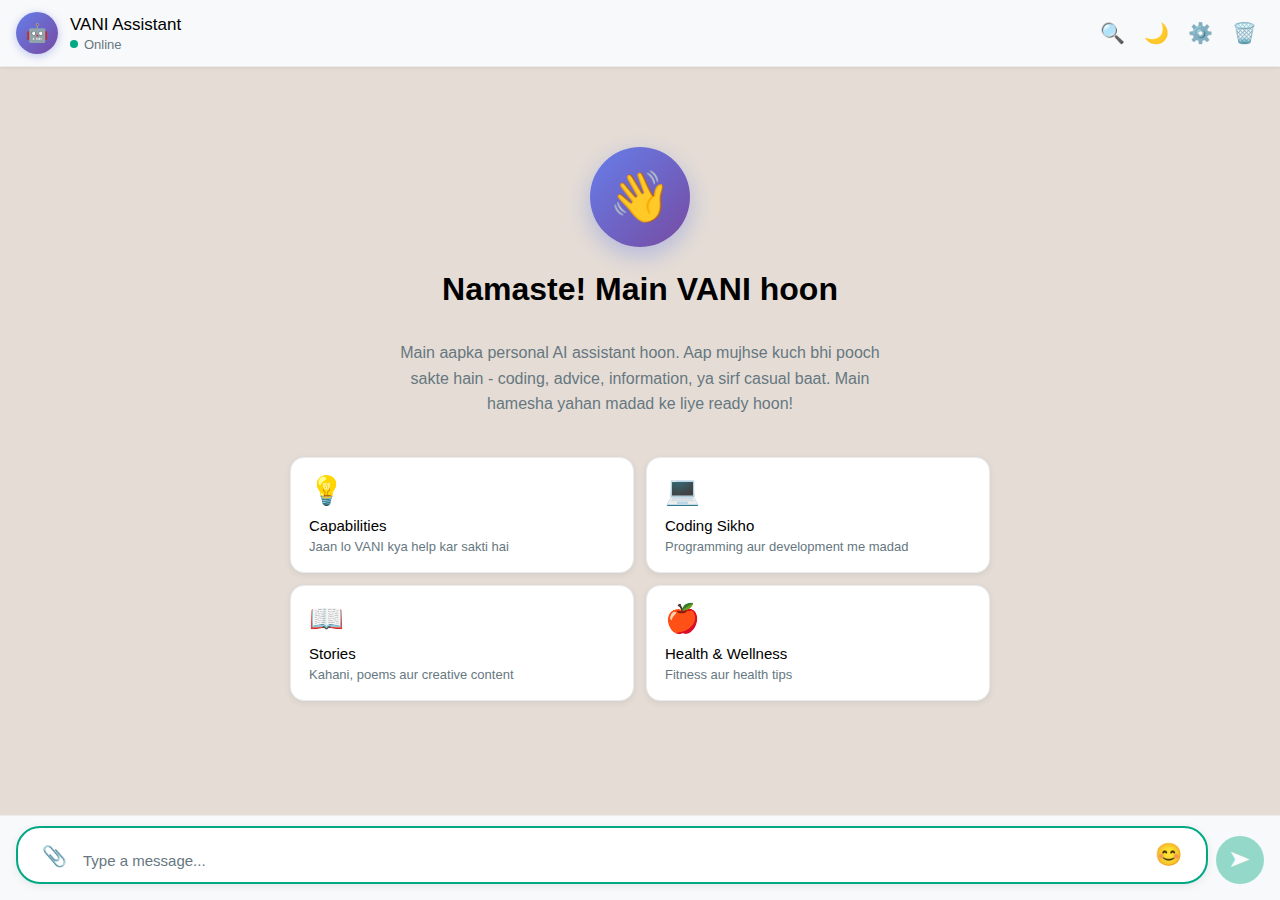
<file: 20251010-002104.html>
<!DOCTYPE html>
<html lang="hi">
<head>
    <meta charset="UTF-8">
    <meta name="viewport" content="width=device-width, initial-scale=1.0">
    <title>AI Chatbot - VANI Assistant</title>
    <style>
        * {
            margin: 0;
            padding: 0;
            box-sizing: border-box;
        }

        :root {
            --bg-primary: #ffffff;
            --bg-secondary: #f8f9fa;
            --bg-chat: #e5ddd5;
            --text-primary: #000000;
            --text-secondary: #667781;
            --user-msg: #dcf8c6;
            --bot-msg: #ffffff;
            --border-color: #e9edef;
            --shadow: rgba(0, 0, 0, 0.08);
            --input-bg: #ffffff;
            --hover-bg: #f0f2f5;
            --accent: #00a884;
            --scroll-thumb: #c4c4c4;
        }

        [data-theme="dark"] {
            --bg-primary: #111b21;
            --bg-secondary: #202c33;
            --bg-chat: #0b141a;
            --text-primary: #e9edef;
            --text-secondary: #8696a0;
            --user-msg: #005c4b;
            --bot-msg: #202c33;
            --border-color: #2a3942;
            --shadow: rgba(0, 0, 0, 0.3);
            --input-bg: #2a3942;
            --hover-bg: #2a3942;
            --accent: #00a884;
            --scroll-thumb: #3b4a54;
        }

        body {
            font-family: 'Segoe UI', 'Helvetica Neue', Arial, sans-serif;
            background: var(--bg-primary);
            color: var(--text-primary);
            height: 100vh;
            display: flex;
            flex-direction: column;
            transition: all 0.3s ease;
            overflow: hidden;
        }

        /* Custom Scrollbar */
        ::-webkit-scrollbar {
            width: 6px;
        }

        ::-webkit-scrollbar-track {
            background: transparent;
        }

        ::-webkit-scrollbar-thumb {
            background: var(--scroll-thumb);
            border-radius: 10px;
        }

        ::-webkit-scrollbar-thumb:hover {
            background: var(--text-secondary);
        }

        /* Header */
        .header {
            background: var(--bg-secondary);
            padding: 12px 16px;
            display: flex;
            align-items: center;
            justify-content: space-between;
            border-bottom: 1px solid var(--border-color);
            box-shadow: 0 1px 3px var(--shadow);
            z-index: 10;
        }

        .header-left {
            display: flex;
            align-items: center;
            gap: 12px;
        }

        .bot-avatar {
            width: 42px;
            height: 42px;
            border-radius: 50%;
            background: linear-gradient(135deg, #667eea 0%, #764ba2 100%);
            display: flex;
            align-items: center;
            justify-content: center;
            color: white;
            font-weight: 600;
            font-size: 18px;
            flex-shrink: 0;
            box-shadow: 0 2px 8px rgba(102, 126, 234, 0.4);
        }

        .bot-info h2 {
            font-size: 17px;
            font-weight: 500;
            margin-bottom: 2px;
        }

        .bot-status {
            font-size: 13px;
            color: var(--text-secondary);
            display: flex;
            align-items: center;
            gap: 6px;
        }

        .status-dot {
            width: 8px;
            height: 8px;
            border-radius: 50%;
            background: #00a884;
            animation: pulse 2s infinite;
        }

        @keyframes pulse {
            0%, 100% { opacity: 1; transform: scale(1); }
            50% { opacity: 0.6; transform: scale(0.9); }
        }

        .header-actions {
            display: flex;
            gap: 4px;
        }

        .icon-btn {
            background: transparent;
            border: none;
            color: var(--text-secondary);
            cursor: pointer;
            padding: 8px;
            border-radius: 50%;
            transition: all 0.2s;
            font-size: 20px;
            width: 40px;
            height: 40px;
            display: flex;
            align-items: center;
            justify-content: center;
        }

        .icon-btn:hover {
            background: var(--hover-bg);
            color: var(--text-primary);
        }

        .icon-btn:active {
            transform: scale(0.95);
        }

        /* Chat Container */
        .chat-container {
            flex: 1;
            overflow-y: auto;
            overflow-x: hidden;
            padding: 20px 8%;
            background: var(--bg-chat);
            display: flex;
            flex-direction: column;
            gap: 8px;
            position: relative;
        }

        /* Welcome Screen */
        .welcome-screen {
            display: flex;
            flex-direction: column;
            align-items: center;
            justify-content: center;
            text-align: center;
            padding: 60px 20px;
            gap: 24px;
            animation: fadeIn 0.5s ease-out;
        }

        @keyframes fadeIn {
            from {
                opacity: 0;
                transform: translateY(20px);
            }
            to {
                opacity: 1;
                transform: translateY(0);
            }
        }

        .welcome-icon {
            width: 100px;
            height: 100px;
            border-radius: 50%;
            background: linear-gradient(135deg, #667eea 0%, #764ba2 100%);
            display: flex;
            align-items: center;
            justify-content: center;
            color: white;
            font-size: 50px;
            box-shadow: 0 8px 24px rgba(102, 126, 234, 0.4);
            animation: float 3s ease-in-out infinite;
        }

        @keyframes float {
            0%, 100% { transform: translateY(0); }
            50% { transform: translateY(-10px); }
        }

        .welcome-screen h1 {
            font-size: 32px;
            font-weight: 600;
            margin-bottom: 8px;
        }

        .welcome-screen p {
            color: var(--text-secondary);
            max-width: 500px;
            font-size: 16px;
            line-height: 1.6;
        }

        .suggestions {
            display: grid;
            grid-template-columns: repeat(auto-fit, minmax(240px, 1fr));
            gap: 12px;
            margin-top: 16px;
            width: 100%;
            max-width: 700px;
        }

        .suggestion-card {
            background: var(--bot-msg);
            border: 1px solid var(--border-color);
            padding: 16px 18px;
            border-radius: 14px;
            cursor: pointer;
            transition: all 0.3s cubic-bezier(0.4, 0, 0.2, 1);
            text-align: left;
            box-shadow: 0 2px 6px var(--shadow);
        }

        .suggestion-card:hover {
            transform: translateY(-4px);
            box-shadow: 0 6px 16px var(--shadow);
            border-color: var(--accent);
            background: var(--hover-bg);
        }

        .suggestion-icon {
            font-size: 28px;
            margin-bottom: 10px;
            display: block;
        }

        .suggestion-title {
            font-size: 15px;
            font-weight: 500;
            margin-bottom: 4px;
            color: var(--text-primary);
        }

        .suggestion-text {
            font-size: 13px;
            color: var(--text-secondary);
            line-height: 1.4;
        }

        /* Messages */
        .message-wrapper {
            display: flex;
            margin-bottom: 4px;
            animation: slideIn 0.4s cubic-bezier(0.4, 0, 0.2, 1);
        }

        @keyframes slideIn {
            from {
                opacity: 0;
                transform: translateY(15px);
            }
            to {
                opacity: 1;
                transform: translateY(0);
            }
        }

        .message-wrapper.user {
            justify-content: flex-end;
        }

        .message-wrapper.bot {
            justify-content: flex-start;
        }

        .message {
            display: flex;
            gap: 8px;
            max-width: 65%;
            align-items: flex-end;
        }

        .message.user {
            flex-direction: row-reverse;
        }

        .message-avatar {
            width: 32px;
            height: 32px;
            border-radius: 50%;
            flex-shrink: 0;
            display: flex;
            align-items: center;
            justify-content: center;
            font-size: 16px;
            font-weight: 600;
            color: white;
            box-shadow: 0 1px 3px var(--shadow);
        }

        .message.bot .message-avatar {
            background: linear-gradient(135deg, #667eea 0%, #764ba2 100%);
        }

        .message.user .message-avatar {
            background: linear-gradient(135deg, #f093fb 0%, #f5576c 100%);
        }

        .message-content-wrapper {
            display: flex;
            flex-direction: column;
            gap: 2px;
        }

        .message-content {
            padding: 8px 12px;
            border-radius: 8px;
            line-height: 1.5;
            word-wrap: break-word;
            font-size: 14.5px;
            position: relative;
            box-shadow: 0 1px 2px var(--shadow);
        }

        .message.bot .message-content {
            background: var(--bot-msg);
            color: var(--text-primary);
            border-top-left-radius: 0;
        }

        .message.user .message-content {
            background: var(--user-msg);
            color: #000000;
            border-top-right-radius: 0;
        }

        .message-time {
            font-size: 11px;
            color: var(--text-secondary);
            padding: 0 4px;
        }

        .message.user .message-time {
            text-align: right;
        }

        /* Typing Indicator */
        .typing-wrapper {
            display: none;
            justify-content: flex-start;
            margin-bottom: 4px;
        }

        .typing-wrapper.active {
            display: flex;
        }

        .typing-indicator {
            display: flex;
            gap: 4px;
            padding: 12px 16px;
            background: var(--bot-msg);
            border-radius: 8px;
            border-top-left-radius: 0;
            box-shadow: 0 1px 2px var(--shadow);
            align-items: center;
        }

        .typing-dot {
            width: 8px;
            height: 8px;
            border-radius: 50%;
            background: var(--text-secondary);
            animation: typing 1.4s infinite;
        }

        .typing-dot:nth-child(2) {
            animation-delay: 0.2s;
        }

        .typing-dot:nth-child(3) {
            animation-delay: 0.4s;
        }

        @keyframes typing {
            0%, 60%, 100% {
                transform: scale(0.8);
                opacity: 0.5;
            }
            30% {
                transform: scale(1.1);
                opacity: 1;
            }
        }

        /* Input Container */
        .input-container {
            padding: 10px 16px 16px;
            background: var(--bg-secondary);
            border-top: 1px solid var(--border-color);
            display: flex;
            gap: 8px;
            align-items: flex-end;
        }

        .input-wrapper {
            flex: 1;
            display: flex;
            align-items: flex-end;
            background: var(--input-bg);
            border: 2px solid transparent;
            border-radius: 24px;
            padding: 10px 16px;
            transition: all 0.2s;
            box-shadow: 0 1px 3px var(--shadow);
        }

        .input-wrapper:focus-within {
            border-color: var(--accent);
            box-shadow: 0 2px 8px var(--shadow);
        }

        .attach-btn {
            background: transparent;
            border: none;
            color: var(--text-secondary);
            cursor: pointer;
            padding: 4px 8px;
            font-size: 20px;
            transition: all 0.2s;
        }

        .attach-btn:hover {
            color: var(--text-primary);
            transform: scale(1.1);
        }

        #messageInput {
            flex: 1;
            border: none;
            outline: none;
            background: transparent;
            color: var(--text-primary);
            font-size: 15px;
            resize: none;
            max-height: 120px;
            font-family: inherit;
            line-height: 1.5;
            padding: 0 8px;
        }

        #messageInput::placeholder {
            color: var(--text-secondary);
        }

        .emoji-btn {
            background: transparent;
            border: none;
            color: var(--text-secondary);
            cursor: pointer;
            padding: 4px 8px;
            font-size: 22px;
            transition: all 0.2s;
        }

        .emoji-btn:hover {
            transform: scale(1.1);
        }

        .send-btn {
            background: var(--accent);
            border: none;
            color: white;
            width: 48px;
            height: 48px;
            border-radius: 50%;
            cursor: pointer;
            display: flex;
            align-items: center;
            justify-content: center;
            font-size: 22px;
            transition: all 0.2s;
            flex-shrink: 0;
            box-shadow: 0 2px 8px rgba(0, 168, 132, 0.3);
        }

        .send-btn:hover:not(:disabled) {
            transform: scale(1.05);
            box-shadow: 0 4px 12px rgba(0, 168, 132, 0.4);
        }

        .send-btn:active:not(:disabled) {
            transform: scale(0.95);
        }

        .send-btn:disabled {
            opacity: 0.4;
            cursor: not-allowed;
            box-shadow: none;
        }

        /* Scroll to Bottom Button */
        .scroll-bottom-btn {
            position: fixed;
            bottom: 90px;
            right: 24px;
            background: var(--accent);
            border: none;
            color: white;
            width: 44px;
            height: 44px;
            border-radius: 50%;
            cursor: pointer;
            display: none;
            align-items: center;
            justify-content: center;
            font-size: 24px;
            box-shadow: 0 4px 12px rgba(0, 168, 132, 0.4);
            transition: all 0.3s;
            z-index: 5;
        }

        .scroll-bottom-btn.show {
            display: flex;
        }

        .scroll-bottom-btn:hover {
            transform: scale(1.1);
            box-shadow: 0 6px 16px rgba(0, 168, 132, 0.5);
        }

        /* Date Separator */
        .date-separator {
            text-align: center;
            margin: 20px 0 12px;
            position: relative;
        }

        .date-separator span {
            background: var(--bg-secondary);
            padding: 6px 16px;
            border-radius: 8px;
            font-size: 12px;
            color: var(--text-secondary);
            box-shadow: 0 1px 3px var(--shadow);
        }

        /* Responsive */
        @media (max-width: 768px) {
            .chat-container {
                padding: 16px 5%;
            }

            .message {
                max-width: 80%;
            }

            .suggestions {
                grid-template-columns: 1fr;
            }

            .welcome-screen h1 {
                font-size: 26px;
            }

            .welcome-icon {
                width: 80px;
                height: 80px;
                font-size: 40px;
            }

            .header h2 {
                font-size: 16px;
            }

            .scroll-bottom-btn {
                bottom: 80px;
                right: 16px;
            }
        }

        .hidden {
            display: none !important;
        }

        /* Message Actions */
        .message-actions {
            display: none;
            position: absolute;
            top: -30px;
            right: 0;
            background: var(--bg-secondary);
            border-radius: 8px;
            padding: 4px;
            box-shadow: 0 2px 8px var(--shadow);
            gap: 2px;
        }

        .message-content-wrapper:hover .message-actions {
            display: flex;
        }

        .action-btn {
            background: transparent;
            border: none;
            color: var(--text-secondary);
            cursor: pointer;
            padding: 6px 8px;
            border-radius: 6px;
            font-size: 16px;
            transition: all 0.2s;
        }

        .action-btn:hover {
            background: var(--hover-bg);
            color: var(--text-primary);
        }
    </style>
</head>
<body data-theme="light">
    <!-- Header -->
    <div class="header">
        <div class="header-left">
            <div class="bot-avatar">🤖</div>
            <div class="bot-info">
                <h2>VANI Assistant</h2>
                <div class="bot-status">
                    <span class="status-dot"></span>
                    <span id="statusText">Online</span>
                </div>
            </div>
        </div>
        <div class="header-actions">
            <button class="icon-btn" id="searchBtn" title="Search">🔍</button>
            <button class="icon-btn" id="themeToggle" title="Theme Toggle">🌙</button>
            <button class="icon-btn" id="settingsBtn" title="Settings">⚙️</button>
            <button class="icon-btn" id="clearChat" title="Clear Chat">🗑️</button>
        </div>
    </div>

    <!-- Chat Container -->
    <div class="chat-container" id="chatContainer">
        <div class="welcome-screen" id="welcomeScreen">
            <div class="welcome-icon">👋</div>
            <h1>Namaste! Main VANI hoon</h1>
            <p>Main aapka personal AI assistant hoon. Aap mujhse kuch bhi pooch sakte hain - coding, advice, information, ya sirf casual baat. Main hamesha yahan madad ke liye ready hoon!</p>
            <div class="suggestions">
                <div class="suggestion-card" data-text="VANI, tum kya kar sakti ho?">
                    <span class="suggestion-icon">💡</span>
                    <div class="suggestion-title">Capabilities</div>
                    <div class="suggestion-text">Jaan lo VANI kya help kar sakti hai</div>
                </div>
                <div class="suggestion-card" data-text="Mujhe Python seekhna hai, kaha se shuru karu?">
                    <span class="suggestion-icon">💻</span>
                    <div class="suggestion-title">Coding Sikho</div>
                    <div class="suggestion-text">Programming aur development me madad</div>
                </div>
                <div class="suggestion-card" data-text="Ek motivational story sunao">
                    <span class="suggestion-icon">📖</span>
                    <div class="suggestion-title">Stories</div>
                    <div class="suggestion-text">Kahani, poems aur creative content</div>
                </div>
                <div class="suggestion-card" data-text="Mujhe ek healthy meal plan suggest karo">
                    <span class="suggestion-icon">🍎</span>
                    <div class="suggestion-title">Health & Wellness</div>
                    <div class="suggestion-text">Fitness aur health tips</div>
                </div>
            </div>
        </div>

        <!-- Typing Indicator -->
        <div class="typing-wrapper" id="typingWrapper">
            <div class="message">
                <div class="message-avatar">🤖</div>
                <div class="typing-indicator">
                    <span class="typing-dot"></span>
                    <span class="typing-dot"></span>
                    <span class="typing-dot"></span>
                </div>
            </div>
        </div>
    </div>

    <!-- Scroll to Bottom Button -->
    <button class="scroll-bottom-btn" id="scrollBottomBtn">⬇</button>

    <!-- Input Container -->
    <div class="input-container">
        <div class="input-wrapper">
            <button class="attach-btn" id="attachBtn" title="Attach File">📎</button>
            <textarea 
                id="messageInput" 
                placeholder="Type a message..." 
                rows="1"
            ></textarea>
            <button class="emoji-btn" id="emojiBtn" title="Emoji">😊</button>
        </div>
        <button class="send-btn" id="sendBtn" disabled title="Send Message">
            ➤
        </button>
    </div>

    <script>
        // ============= CONFIGURATION =============
        const CONFIG = {
            botName: 'VANI',
            maxMessageLength: 5000,
            typingDelay: 1500,
            autoScrollThreshold: 100
        };

        // ============= STATE MANAGEMENT =============
        let chatState = {
            messages: JSON.parse(localStorage.getItem('chatHistory')) || [],
            currentTheme: localStorage.getItem('theme') || 'light',
            isTyping: false
        };

        // ============= DOM ELEMENTS =============
        const elements = {
            body: document.body,
            themeToggle: document.getElementById('themeToggle'),
            chatContainer: document.getElementById('chatContainer'),
            messageInput: document.getElementById('messageInput'),
            sendBtn: document.getElementById('sendBtn'),
            clearChatBtn: document.getElementById('clearChat'),
            welcomeScreen: document.getElementById('welcomeScreen'),
            typingWrapper: document.getElementById('typingWrapper'),
            scrollBottomBtn: document.getElementById('scrollBottomBtn'),
            statusText: document.getElementById('statusText'),
            attachBtn: document.getElementById('attachBtn'),
            emojiBtn: document.getElementById('emojiBtn'),
            searchBtn: document.getElementById('searchBtn'),
            settingsBtn: document.getElementById('settingsBtn')
        };

        // ============= THEME MANAGEMENT =============
        function initTheme() {
            elements.body.setAttribute('data-theme', chatState.currentTheme);
            elements.themeToggle.textContent = chatState.currentTheme === 'light' ? '🌙' : '☀️';
        }

        elements.themeToggle.addEventListener('click', () => {
            chatState.currentTheme = chatState.currentTheme === 'light' ? 'dark' : 'light';
            elements.body.setAttribute('data-theme', chatState.currentTheme);
            elements.themeToggle.textContent = chatState.currentTheme === 'light' ? '🌙' : '☀️';
            localStorage.setItem('theme', chatState.currentTheme);
        });

        // ============= MESSAGE INPUT HANDLING =============
        elements.messageInput.addEventListener('input', function() {
            this.style.height = 'auto';
            this.style.height = Math.min(this.scrollHeight, 120) + 'px';
            elements.sendBtn.disabled = this.value.trim() === '';
        });

        elements.messageInput.addEventListener('keydown', function(e) {
            if (e.key === 'Enter' && !e.shiftKey) {
                e.preventDefault();
                sendMessage();
            }
        });

        elements.sendBtn.addEventListener('click', sendMessage);

        // ============= SUGGESTION CARDS =============
        document.querySelectorAll('.suggestion-card').forEach(card => {
            card.addEventListener('click', function() {
                const text = this.getAttribute('data-text');
                elements.messageInput.value = text;
                elements.messageInput.dispatchEvent(new Event('input'));
                elements.messageInput.focus();
            });
        });

        // ============= SEND MESSAGE =============
        async function sendMessage() {
            const text = elements.messageInput.value.trim();
            if (text === '' || chatState.isTyping) return;

            elements.welcomeScreen.classList.add('hidden');
            
            const userMessage = {
                text: text,
                sender: 'user',
                time: getCurrentTime(),
                timestamp: Date.now()
            };

            addMessageToUI(userMessage);
            chatState.messages.push(userMessage);
            saveChatHistory();

            elements.messageInput.value = '';
            elements.messageInput.style.height = 'auto';
            elements.sendBtn.disabled = true;

            // Show typing indicator
            showTyping();

            try {
                // Call VANI.js or your backend
                const response = await getBotResponse(text);
                
                hideTyping();

                const botMessage = {
                    text: response,
                    sender: 'bot',
                    time: getCurrentTime(),
                    timestamp: Date.now()
                };

                addMessageToUI(botMessage);
                chatState.messages.push(botMessage);
                saveChatHistory();
            } catch (error) {
                hideTyping();
                const errorMessage = {
                    text: 'Sorry, kuch galat ho gaya. Please try again.',
                    sender: 'bot',
                    time: getCurrentTime(),
                    timestamp: Date.now()
                };
                addMessageToUI(errorMessage);
            }
        }

        // ============= ADD MESSAGE TO UI =============
        function addMessageToUI(message) {
            const messageWrapper = document.createElement('div');
            messageWrapper.className = `message-wrapper ${message.sender}`;

            const messageDiv = document.createElement('div');
            messageDiv.className = `message ${message.sender}`;

            const avatar = document.createElement('div');
            avatar.className = 'message-avatar';
            avatar.textContent = message.sender === 'user' ? '👤' : '🤖';

            const contentWrapper = document.createElement('div');
            contentWrapper.className = 'message-content-wrapper';

            const content = document.createElement('div');
            content.className = 'message-content';
            content.textContent = message.text;

            const timeDiv = document.createElement('div');
            timeDiv.className = 'message-time';
            timeDiv.textContent = message.time;

            contentWrapper.appendChild(content);
            contentWrapper.appendChild(timeDiv);

            messageDiv.appendChild(avatar);
            messageDiv.appendChild(contentWrapper);
            messageWrapper.appendChild(messageDiv);

            elements.chatContainer.insertBefore(messageWrapper, elements.typingWrapper);
            
            scrollToBottom();
        }

        // ============= TYPING INDICATOR =============
        function showTyping() {
            chatState.isTyping = true;
            elements.typingWrapper.classList.add('active');
            elements.statusText.textContent = 'Typing...';
            scrollToBottom();
        }

        function hideTyping() {
            chatState.isTyping = false;
            elements.typingWrapper.classList.remove('active');
            elements.statusText.textContent = 'Online';
        }

        // ============= SCROLL MANAGEMENT =============
        function scrollToBottom(smooth = true) {
            setTimeout(() => {
                elements.chatContainer.scrollTo({
                    top: elements.chatContainer.scrollHeight,
                    behavior: smooth ? 'smooth' : 'auto'
                });
            }, 100);
        }

        elements.scrollBottomBtn.addEventListener('click', () => scrollToBottom());

        elements.chatContainer.addEventListener('scroll', () => {
            const scrollTop = elements.chatContainer.scrollTop;
            const scrollHeight = elements.chatContainer.scrollHeight;
            const clientHeight = elements.chatContainer.clientHeight;
            
            if (scrollHeight - scrollTop - clientHeight > CONFIG.autoScrollThreshold) {
                elements.scrollBottomBtn.classList.add('show');
            } else {
                elements.scrollBottomBtn.classList.remove('show');
            }
        });

        // ============= UTILITY FUNCTIONS =============
        function getCurrentTime() {
            const now = new Date();
            return now.toLocaleTimeString('hi-IN', { 
                hour: '2-digit', 
                minute: '2-digit',
                hour12: true 
            });
        }

        function saveChatHistory() {
            localStorage.setItem('chatHistory', JSON.stringify(chatState.messages));
        }

        function loadChatHistory() {
            if (chatState.messages.length > 0) {
                elements.welcomeScreen.classList.add('hidden');
                
                let lastDate = '';
                chatState.messages.forEach(msg => {
                    const msgDate = new Date(msg.timestamp).toLocaleDateString('hi-IN');
                    if (msgDate !== lastDate) {
                        addDateSeparator(msgDate);
                        lastDate = msgDate;
                    }
                    addMessageToUI(msg);
                });
                
                scrollToBottom(false);
            }
        }

        function addDateSeparator(dateStr) {
            const separator = document.createElement('div');
            separator.className = 'date-separator';
            separator.innerHTML = `<span>${dateStr}</span>`;
            elements.chatContainer.insertBefore(separator, elements.typingWrapper);
        }

        // ============= CLEAR CHAT =============
        elements.clearChatBtn.addEventListener('click', () => {
            if (confirm('Kya aap sach me saari chat clear karna chahte hain?')) {
                chatState.messages = [];
                localStorage.removeItem('chatHistory');
                
                const messages = elements.chatContainer.querySelectorAll('.message-wrapper, .date-separator');
                messages.forEach(msg => msg.remove());
                
                elements.welcomeScreen.classList.remove('hidden');
            }
        });

        // ============= VANI.js INTEGRATION =============
        async function getBotResponse(userMessage) {
            // ============================================
            // YAHAN APNA VANI.js CODE INTEGRATE KAREIN
            // ============================================
            
            /* EXAMPLE INTEGRATION:
            
            // Method 1: Direct API Call
            try {
                const response = await fetch('YOUR_VANI_API_ENDPOINT', {
                    method: 'POST',
                    headers: {
                        'Content-Type': 'application/json',
                    },
                    body: JSON.stringify({ message: userMessage })
                });
                const data = await response.json();
                return data.reply;
            } catch (error) {
                console.error('API Error:', error);
                throw error;
            }
            
            // Method 2: If VANI.js is imported as module
            import { VANI } from './vani.js';
            const response = await VANI.getResponse(userMessage);
            return response;
            
            // Method 3: If VANI is global object
            if (window.VANI) {
                const response = await window.VANI.chat(userMessage);
                return response;
            }
            
            */

            // ============================================
            // DEMO RESPONSES (Replace with actual VANI.js)
            // ============================================
            return new Promise((resolve) => {
                setTimeout(() => {
                    const responses = {
                        greetings: [
                            'Namaste! Main VANI hoon. Kaise madad kar sakti hoon?',
                            'Hello! Aap kaise hain? Kya help chahiye?',
                            'Haan bataiye, main sun rahi hoon!'
                        ],
                        coding: [
                            'Coding ek interesting skill hai! Main aapko step by step guide kar sakti hoon. Kis language me interested hain?',
                            'Programming sikhna easy hai agar consistent practice karo. Python se start karna best hai beginners ke liye!',
                            'Main aapko coding concepts explain kar sakti hoon. Kya specific doubt hai?'
                        ],
                        general: [
                            'Yeh ek achha question hai! Let me explain...',
                            'Main samajh gayi. Iske baare me main detail me bata sakti hoon.',
                            'Interesting! Iska answer thoda complex hai, par main simplify kar ke batati hoon.',
                            'Bilkul! Main aapki madad kar sakti hoon is topic me.'
                        ],
                        capabilities: [
                            'Main bahut kuch kar sakti hoon:\n\n✅ Coding me help\n✅ Questions answer\n✅ Creative writing\n✅ Problem solving\n✅ Learning guidance\n✅ General conversation\n\nAap mujhse kuch bhi pooch sakte hain!',
                            'Main ek AI assistant hoon jo aapki har tarah se madad kar sakti hai - chahiye wo study ho, coding ho, ya sirf casual baat. Try karo!'
                        ],
                        thanks: [
                            'Aapka swagat hai! 😊 Kuch aur help chahiye?',
                            'Koi baat nahi! Hamesha khushi hai madad karke. Aur kuch?',
                            'Welcome! Main yahan hoon agar aur help chahiye.'
                        ]
                    };

                    const msg = userMessage.toLowerCase();
                    let response;

                    if (msg.includes('hello') || msg.includes('hi') || msg.includes('namaste') || msg.includes('hey')) {
                        response = responses.greetings[Math.floor(Math.random() * responses.greetings.length)];
                    } else if (msg.includes('vani') && (msg.includes('kya kar') || msg.includes('capabilities') || msg.includes('help'))) {
                        response = responses.capabilities[Math.floor(Math.random() * responses.capabilities.length)];
                    } else if (msg.includes('coding') || msg.includes('program') || msg.includes('python') || msg.includes('javascript')) {
                        response = responses.coding[Math.floor(Math.random() * responses.coding.length)];
                    } else if (msg.includes('thank') || msg.includes('dhanyavad') || msg.includes('shukriya')) {
                        response = responses.thanks[Math.floor(Math.random() * responses.thanks.length)];
                    } else {
                        response = responses.general[Math.floor(Math.random() * responses.general.length)];
                    }

                    resolve(response);
                }, CONFIG.typingDelay);
            });
        }

        // ============= ADDITIONAL FEATURES =============
        
        // Attach Button (File Upload)
        elements.attachBtn.addEventListener('click', () => {
            const input = document.createElement('input');
            input.type = 'file';
            input.accept = 'image/*,.pdf,.doc,.docx,.txt';
            input.onchange = (e) => {
                const file = e.target.files[0];
                if (file) {
                    // Handle file upload here
                    console.log('File selected:', file.name);
                    // You can integrate file processing with VANI.js
                }
            };
            input.click();
        });

        // Emoji Button
        elements.emojiBtn.addEventListener('click', () => {
            const emojis = ['😊', '😂', '❤️', '👍', '🎉', '🔥', '✨', '💯', '🤔', '😎'];
            const emoji = emojis[Math.floor(Math.random() * emojis.length)];
            elements.messageInput.value += emoji;
            elements.messageInput.focus();
            elements.messageInput.dispatchEvent(new Event('input'));
        });

        // Search Button
        elements.searchBtn.addEventListener('click', () => {
            const searchTerm = prompt('Chat me kya search karna chahte hain?');
            if (searchTerm) {
                const results = chatState.messages.filter(msg => 
                    msg.text.toLowerCase().includes(searchTerm.toLowerCase())
                );
                if (results.length > 0) {
                    alert(`${results.length} messages milein "${searchTerm}" ke saath`);
                } else {
                    alert('Koi result nahi mila');
                }
            }
        });

        // Settings Button
        elements.settingsBtn.addEventListener('click', () => {
            alert('Settings panel coming soon! 🎨\n\nFeatures:\n- Notification settings\n- Chat backup\n- Export chat\n- Font size\n- Language preferences');
        });

        // Copy message on double click
        document.addEventListener('dblclick', (e) => {
            if (e.target.classList.contains('message-content')) {
                const text = e.target.textContent;
                navigator.clipboard.writeText(text).then(() => {
                    const toast = document.createElement('div');
                    toast.style.cssText = `
                        position: fixed;
                        bottom: 100px;
                        left: 50%;
                        transform: translateX(-50%);
                        background: var(--accent);
                        color: white;
                        padding: 12px 24px;
                        border-radius: 8px;
                        box-shadow: 0 4px 12px rgba(0,0,0,0.3);
                        z-index: 1000;
                        animation: slideIn 0.3s ease-out;
                    `;
                    toast.textContent = 'Message copied! ✓';
                    document.body.appendChild(toast);
                    setTimeout(() => toast.remove(), 2000);
                });
            }
        });

        // Detect user activity
        let inactivityTimer;
        function resetInactivityTimer() {
            clearTimeout(inactivityTimer);
            elements.statusText.textContent = 'Online';
            inactivityTimer = setTimeout(() => {
                elements.statusText.textContent = 'Away';
            }, 300000); // 5 minutes
        }

        ['mousedown', 'keypress', 'scroll', 'touchstart'].forEach(event => {
            document.addEventListener(event, resetInactivityTimer);
        });

        // ============= INITIALIZATION =============
        function init() {
            initTheme();
            loadChatHistory();
            resetInactivityTimer();
            elements.messageInput.focus();
            
            // Add welcome message if no chat history
            if (chatState.messages.length === 0) {
                setTimeout(() => {
                    const welcomeMsg = {
                        text: 'Namaste! Main VANI hoon, aapki AI assistant. Aap mujhse kuch bhi pooch sakte hain. Kaise help kar sakti hoon? 😊',
                        sender: 'bot',
                        time: getCurrentTime(),
                        timestamp: Date.now()
                    };
                    addMessageToUI(welcomeMsg);
                    chatState.messages.push(welcomeMsg);
                    saveChatHistory();
                }, 1000);
            }
        }

        // Start the application
        init();

        // ============= SERVICE WORKER (Optional - for PWA) =============
        if ('serviceWorker' in navigator) {
            window.addEventListener('load', () => {
                // Uncomment to enable PWA features
                // navigator.serviceWorker.register('/sw.js');
            });
        }

        // ============= KEYBOARD SHORTCUTS =============
        document.addEventListener('keydown', (e) => {
            // Ctrl/Cmd + K to focus input
            if ((e.ctrlKey || e.metaKey) && e.key === 'k') {
                e.preventDefault();
                elements.messageInput.focus();
            }
            
            // Ctrl/Cmd + L to clear chat
            if ((e.ctrlKey || e.metaKey) && e.key === 'l') {
                e.preventDefault();
                elements.clearChatBtn.click();
            }
            
            // Ctrl/Cmd + D to toggle theme
            if ((e.ctrlKey || e.metaKey) && e.key === 'd') {
                e.preventDefault();
                elements.themeToggle.click();
            }
        });

        console.log('%c🤖 VANI Chatbot Ready! ', 'background: #667eea; color: white; padding: 10px; font-size: 16px; border-radius: 5px;');
        console.log('%cKeyboard Shortcuts:', 'font-weight: bold; margin-top: 10px;');
        console.log('Ctrl/Cmd + K - Focus message input');
        console.log('Ctrl/Cmd + L - Clear chat');
        console.log('Ctrl/Cmd + D - Toggle theme');
        console.log('Double-click message - Copy text');
    </script>
</body>
</html>
</file>
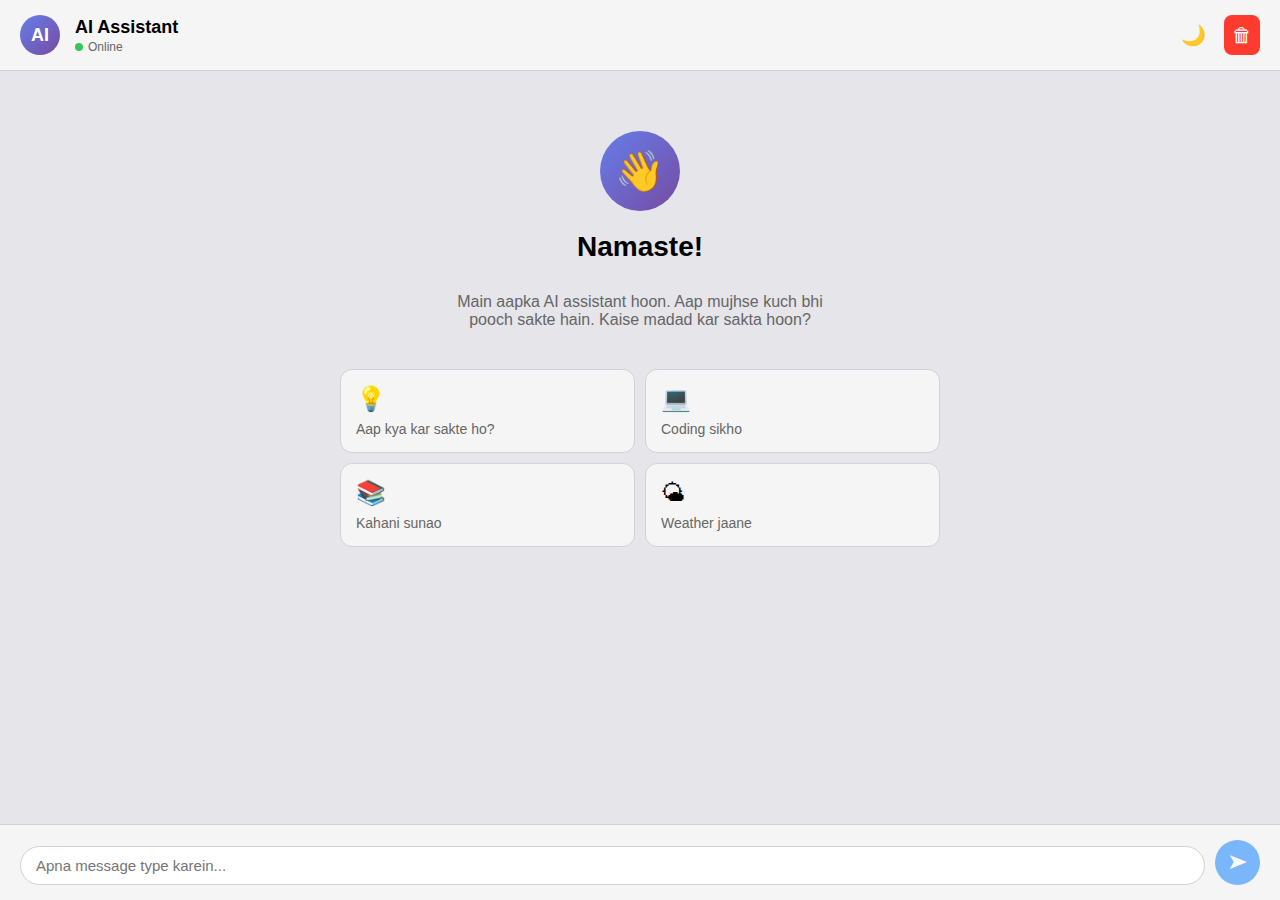
<file: Vani.html>
<!DOCTYPE html>
<html lang="hi">
<head>
    <meta charset="UTF-8">
    <meta name="viewport" content="width=device-width, initial-scale=1.0">
    <title>AI Chatbot</title>
    <style>
        * {
            margin: 0;
            padding: 0;
            box-sizing: border-box;
        }

        :root {
            --bg-primary: #ffffff;
            --bg-secondary: #f5f5f5;
            --bg-chat: #e5e5ea;
            --text-primary: #000000;
            --text-secondary: #666666;
            --user-msg: #007aff;
            --bot-msg: #e5e5ea;
            --bot-msg-text: #000000;
            --border-color: #d1d1d6;
            --shadow: rgba(0, 0, 0, 0.1);
            --input-bg: #ffffff;
        }

        [data-theme="dark"] {
            --bg-primary: #000000;
            --bg-secondary: #1c1c1e;
            --bg-chat: #1c1c1e;
            --text-primary: #ffffff;
            --text-secondary: #a1a1a6;
            --user-msg: #0a84ff;
            --bot-msg: #2c2c2e;
            --bot-msg-text: #ffffff;
            --border-color: #38383a;
            --shadow: rgba(255, 255, 255, 0.1);
            --input-bg: #1c1c1e;
        }

        body {
            font-family: -apple-system, BlinkMacSystemFont, 'Segoe UI', Roboto, Oxygen, Ubuntu, Cantarell, sans-serif;
            background: var(--bg-primary);
            color: var(--text-primary);
            height: 100vh;
            display: flex;
            flex-direction: column;
            transition: background 0.3s, color 0.3s;
        }

        .header {
            background: var(--bg-secondary);
            padding: 15px 20px;
            display: flex;
            align-items: center;
            justify-content: space-between;
            border-bottom: 1px solid var(--border-color);
            box-shadow: 0 2px 10px var(--shadow);
        }

        .header-left {
            display: flex;
            align-items: center;
            gap: 15px;
        }

        .bot-avatar {
            width: 40px;
            height: 40px;
            border-radius: 50%;
            background: linear-gradient(135deg, #667eea 0%, #764ba2 100%);
            display: flex;
            align-items: center;
            justify-content: center;
            color: white;
            font-weight: bold;
            font-size: 18px;
        }

        .bot-info h2 {
            font-size: 18px;
            margin-bottom: 2px;
        }

        .bot-status {
            font-size: 12px;
            color: var(--text-secondary);
            display: flex;
            align-items: center;
            gap: 5px;
        }

        .status-dot {
            width: 8px;
            height: 8px;
            border-radius: 50%;
            background: #34c759;
            animation: pulse 2s infinite;
        }

        @keyframes pulse {
            0%, 100% { opacity: 1; }
            50% { opacity: 0.5; }
        }

        .header-actions {
            display: flex;
            gap: 10px;
        }

        .icon-btn {
            background: transparent;
            border: none;
            color: var(--text-primary);
            cursor: pointer;
            padding: 8px;
            border-radius: 8px;
            transition: background 0.2s;
            font-size: 20px;
        }

        .icon-btn:hover {
            background: var(--bg-primary);
        }

        .chat-container {
            flex: 1;
            overflow-y: auto;
            padding: 20px;
            background: var(--bg-chat);
            display: flex;
            flex-direction: column;
            gap: 15px;
        }

        .message {
            display: flex;
            gap: 10px;
            animation: slideIn 0.3s ease-out;
        }

        @keyframes slideIn {
            from {
                opacity: 0;
                transform: translateY(10px);
            }
            to {
                opacity: 1;
                transform: translateY(0);
            }
        }

        .message.user {
            flex-direction: row-reverse;
        }

        .message-avatar {
            width: 35px;
            height: 35px;
            border-radius: 50%;
            flex-shrink: 0;
            display: flex;
            align-items: center;
            justify-content: center;
            font-weight: bold;
            color: white;
        }

        .message.bot .message-avatar {
            background: linear-gradient(135deg, #667eea 0%, #764ba2 100%);
        }

        .message.user .message-avatar {
            background: linear-gradient(135deg, #f093fb 0%, #f5576c 100%);
        }

        .message-content {
            max-width: 70%;
            padding: 12px 16px;
            border-radius: 18px;
            line-height: 1.5;
            word-wrap: break-word;
        }

        .message.bot .message-content {
            background: var(--bot-msg);
            color: var(--bot-msg-text);
            border-bottom-left-radius: 4px;
        }

        .message.user .message-content {
            background: var(--user-msg);
            color: white;
            border-bottom-right-radius: 4px;
        }

        .message-time {
            font-size: 11px;
            color: var(--text-secondary);
            margin-top: 4px;
            padding: 0 16px;
        }

        .message.user .message-time {
            text-align: right;
        }

        .typing-indicator {
            display: none;
            padding: 12px 16px;
            background: var(--bot-msg);
            border-radius: 18px;
            border-bottom-left-radius: 4px;
            width: fit-content;
        }

        .typing-indicator.active {
            display: flex;
            gap: 4px;
            animation: slideIn 0.3s ease-out;
        }

        .typing-dot {
            width: 8px;
            height: 8px;
            border-radius: 50%;
            background: var(--text-secondary);
            animation: typing 1.4s infinite;
        }

        .typing-dot:nth-child(2) {
            animation-delay: 0.2s;
        }

        .typing-dot:nth-child(3) {
            animation-delay: 0.4s;
        }

        @keyframes typing {
            0%, 60%, 100% {
                transform: translateY(0);
                opacity: 0.7;
            }
            30% {
                transform: translateY(-10px);
                opacity: 1;
            }
        }

        .input-container {
            padding: 15px 20px;
            background: var(--bg-secondary);
            border-top: 1px solid var(--border-color);
            display: flex;
            gap: 10px;
            align-items: flex-end;
        }

        .input-wrapper {
            flex: 1;
            display: flex;
            align-items: center;
            background: var(--input-bg);
            border: 1px solid var(--border-color);
            border-radius: 24px;
            padding: 10px 15px;
            transition: border-color 0.2s;
        }

        .input-wrapper:focus-within {
            border-color: var(--user-msg);
        }

        #messageInput {
            flex: 1;
            border: none;
            outline: none;
            background: transparent;
            color: var(--text-primary);
            font-size: 15px;
            resize: none;
            max-height: 120px;
            font-family: inherit;
        }

        .send-btn {
            background: var(--user-msg);
            border: none;
            color: white;
            width: 45px;
            height: 45px;
            border-radius: 50%;
            cursor: pointer;
            display: flex;
            align-items: center;
            justify-content: center;
            font-size: 20px;
            transition: transform 0.2s, opacity 0.2s;
        }

        .send-btn:hover:not(:disabled) {
            transform: scale(1.05);
        }

        .send-btn:disabled {
            opacity: 0.5;
            cursor: not-allowed;
        }

        .welcome-screen {
            display: flex;
            flex-direction: column;
            align-items: center;
            justify-content: center;
            text-align: center;
            padding: 40px 20px;
            gap: 20px;
        }

        .welcome-icon {
            width: 80px;
            height: 80px;
            border-radius: 50%;
            background: linear-gradient(135deg, #667eea 0%, #764ba2 100%);
            display: flex;
            align-items: center;
            justify-content: center;
            color: white;
            font-size: 40px;
        }

        .welcome-screen h1 {
            font-size: 28px;
            margin-bottom: 10px;
        }

        .welcome-screen p {
            color: var(--text-secondary);
            max-width: 400px;
        }

        .suggestions {
            display: grid;
            grid-template-columns: repeat(auto-fit, minmax(200px, 1fr));
            gap: 10px;
            margin-top: 20px;
            width: 100%;
            max-width: 600px;
        }

        .suggestion-card {
            background: var(--bg-secondary);
            border: 1px solid var(--border-color);
            padding: 15px;
            border-radius: 12px;
            cursor: pointer;
            transition: all 0.2s;
            text-align: left;
        }

        .suggestion-card:hover {
            transform: translateY(-2px);
            box-shadow: 0 4px 12px var(--shadow);
            border-color: var(--user-msg);
        }

        .suggestion-icon {
            font-size: 24px;
            margin-bottom: 8px;
        }

        .suggestion-text {
            font-size: 14px;
            color: var(--text-secondary);
        }

        .clear-btn {
            background: #ff3b30;
            color: white;
        }

        .clear-btn:hover {
            background: #ff453a;
        }

        @media (max-width: 768px) {
            .message-content {
                max-width: 85%;
            }

            .suggestions {
                grid-template-columns: 1fr;
            }

            .header h2 {
                font-size: 16px;
            }
        }

        .hidden {
            display: none !important;
        }
    </style>
</head>
<body data-theme="light">
    <div class="header">
        <div class="header-left">
            <div class="bot-avatar">AI</div>
            <div class="bot-info">
                <h2>AI Assistant</h2>
                <div class="bot-status">
                    <span class="status-dot"></span>
                    <span>Online</span>
                </div>
            </div>
        </div>
        <div class="header-actions">
            <button class="icon-btn" id="themeToggle" title="Theme Toggle">🌙</button>
            <button class="icon-btn clear-btn" id="clearChat" title="Clear Chat">🗑</button>
        </div>
    </div>

    <div class="chat-container" id="chatContainer">
        <div class="welcome-screen" id="welcomeScreen">
            <div class="welcome-icon">👋</div>
            <h1>Namaste!</h1>
            <p>Main aapka AI assistant hoon. Aap mujhse kuch bhi pooch sakte hain. Kaise madad kar sakta hoon?</p>
            <div class="suggestions">
                <div class="suggestion-card" data-text="Aap mujhe kya help kar sakte ho?">
                    <div class="suggestion-icon">💡</div>
                    <div class="suggestion-text">Aap kya kar sakte ho?</div>
                </div>
                <div class="suggestion-card" data-text="Mujhe coding sikhao">
                    <div class="suggestion-icon">💻</div>
                    <div class="suggestion-text">Coding sikho</div>
                </div>
                <div class="suggestion-card" data-text="Ek kahani sunao">
                    <div class="suggestion-icon">📚</div>
                    <div class="suggestion-text">Kahani sunao</div>
                </div>
                <div class="suggestion-card" data-text="Aaj ka weather kaisa hai?">
                    <div class="suggestion-icon">🌤</div>
                    <div class="suggestion-text">Weather jaane</div>
                </div>
            </div>
        </div>
        
        <div class="message bot hidden">
            <div class="message-avatar">AI</div>
            <div>
                <div class="typing-indicator" id="typingIndicator">
                    <span class="typing-dot"></span>
                    <span class="typing-dot"></span>
                    <span class="typing-dot"></span>
                </div>
            </div>
        </div>
    </div>

    <div class="input-container">
        <div class="input-wrapper">
            <textarea 
                id="messageInput" 
                placeholder="Apna message type karein..." 
                rows="1"
            ></textarea>
        </div>
        <button class="send-btn" id="sendBtn" disabled>
            ➤
        </button>
    </div>

    <script>
        // Theme Management
        const themeToggle = document.getElementById('themeToggle');
        const body = document.body;
        let currentTheme = localStorage.getItem('theme') || 'light';

        body.setAttribute('data-theme', currentTheme);
        themeToggle.textContent = currentTheme === 'light' ? '🌙' : '☀';

        themeToggle.addEventListener('click', () => {
            currentTheme = currentTheme === 'light' ? 'dark' : 'light';
            body.setAttribute('data-theme', currentTheme);
            themeToggle.textContent = currentTheme === 'light' ? '🌙' : '☀';
            localStorage.setItem('theme', currentTheme);
        });

        // Chat Functionality
        const chatContainer = document.getElementById('chatContainer');
        const messageInput = document.getElementById('messageInput');
        const sendBtn = document.getElementById('sendBtn');
        const clearChatBtn = document.getElementById('clearChat');
        const welcomeScreen = document.getElementById('welcomeScreen');
        const typingIndicator = document.getElementById('typingIndicator');

        let messages = JSON.parse(localStorage.getItem('chatHistory')) || [];

        // Load chat history
        function loadChatHistory() {
            if (messages.length > 0) {
                welcomeScreen.classList.add('hidden');
                messages.forEach(msg => {
                    addMessageToUI(msg.text, msg.sender, msg.time, false);
                });
            }
        }

        // Auto-resize textarea
        messageInput.addEventListener('input', function() {
            this.style.height = 'auto';
            this.style.height = this.scrollHeight + 'px';
            sendBtn.disabled = this.value.trim() === '';
        });

        // Send message on Enter (Shift+Enter for new line)
        messageInput.addEventListener('keydown', function(e) {
            if (e.key === 'Enter' && !e.shiftKey) {
                e.preventDefault();
                sendMessage();
            }
        });

        sendBtn.addEventListener('click', sendMessage);

        // Suggestion cards
        document.querySelectorAll('.suggestion-card').forEach(card => {
            card.addEventListener('click', function() {
                const text = this.getAttribute('data-text');
                messageInput.value = text;
                messageInput.style.height = 'auto';
                messageInput.style.height = messageInput.scrollHeight + 'px';
                sendBtn.disabled = false;
                messageInput.focus();
            });
        });

        function sendMessage() {
            const text = messageInput.value.trim();
            if (text === '') return;

            welcomeScreen.classList.add('hidden');
            
            const time = getCurrentTime();
            addMessageToUI(text, 'user', time);
            messages.push({ text, sender: 'user', time });
            saveChatHistory();

            messageInput.value = '';
            messageInput.style.height = 'auto';
            sendBtn.disabled = true;

            // Show typing indicator
            showTypingIndicator();

            // Call VANI.js or your backend here
            getBotResponse(text).then(response => {
                hideTypingIndicator();
                const botTime = getCurrentTime();
                addMessageToUI(response, 'bot', botTime);
                messages.push({ text: response, sender: 'bot', time: botTime });
                saveChatHistory();
            });
        }

        function addMessageToUI(text, sender, time, animate = true) {
            const messageDiv = document.createElement('div');
            messageDiv.className = message ${sender};
            if (!animate) messageDiv.style.animation = 'none';

            const avatar = document.createElement('div');
            avatar.className = 'message-avatar';
            avatar.textContent = sender === 'user' ? '👤' : 'AI';

            const contentWrapper = document.createElement('div');
            
            const content = document.createElement('div');
            content.className = 'message-content';
            content.textContent = text;

            const timeDiv = document.createElement('div');
            timeDiv.className = 'message-time';
            timeDiv.textContent = time;

            contentWrapper.appendChild(content);
            contentWrapper.appendChild(timeDiv);

            messageDiv.appendChild(avatar);
            messageDiv.appendChild(contentWrapper);

            const typingIndicatorParent = typingIndicator.closest('.message');
            chatContainer.insertBefore(messageDiv, typingIndicatorParent);
            
            chatContainer.scrollTop = chatContainer.scrollHeight;
        }

        function showTypingIndicator() {
            typingIndicator.classList.add('active');
            typingIndicator.closest('.message').classList.remove('hidden');
            chatContainer.scrollTop = chatContainer.scrollHeight;
        }

        function hideTypingIndicator() {
            typingIndicator.classList.remove('active');
            typingIndicator.closest('.message').classList.add('hidden');
        }

        function getCurrentTime() {
            const now = new Date();
            return now.toLocaleTimeString('hi-IN', { hour: '2-digit', minute: '2-digit' });
        }

        function saveChatHistory() {
            localStorage.setItem('chatHistory', JSON.stringify(messages));
        }

        clearChatBtn.addEventListener('click', () => {
            if (confirm('Kya aap sach me saari chat clear karna chahte hain?')) {
                messages = [];
                localStorage.removeItem('chatHistory');
                chatContainer.querySelectorAll('.message:not(.hidden)').forEach(msg => msg.remove());
                welcomeScreen.classList.remove('hidden');
            }
        });

        // VANI.js Integration - Replace this with your actual VANI.js implementation
        async function getBotResponse(userMessage) {
            // Example: Replace this with your VANI.js API call
            // const response = await VANI.getResponse(userMessage);
            // return response;

            // Dummy response for demonstration
            return new Promise((resolve) => {
                setTimeout(() => {
                    const responses = [
                        'Main samajh gaya! Aapka sawaal interesting hai.',
                        'Yeh ek achha question hai. Main iske baare me aur bata sakta hoon.',
                        'Bilkul! Main aapki madad kar sakta hoon.',
                        'Dhanyavaad! Kya aur kuch help chahiye?'
                    ];
                    const randomResponse = responses[Math.floor(Math.random() * responses.length)];
                    resolve(randomResponse);
                }, 1500);
            });
        }

        // Load chat history on page load
        loadChatHistory();
    </script>
</body>
</html>
</file>
